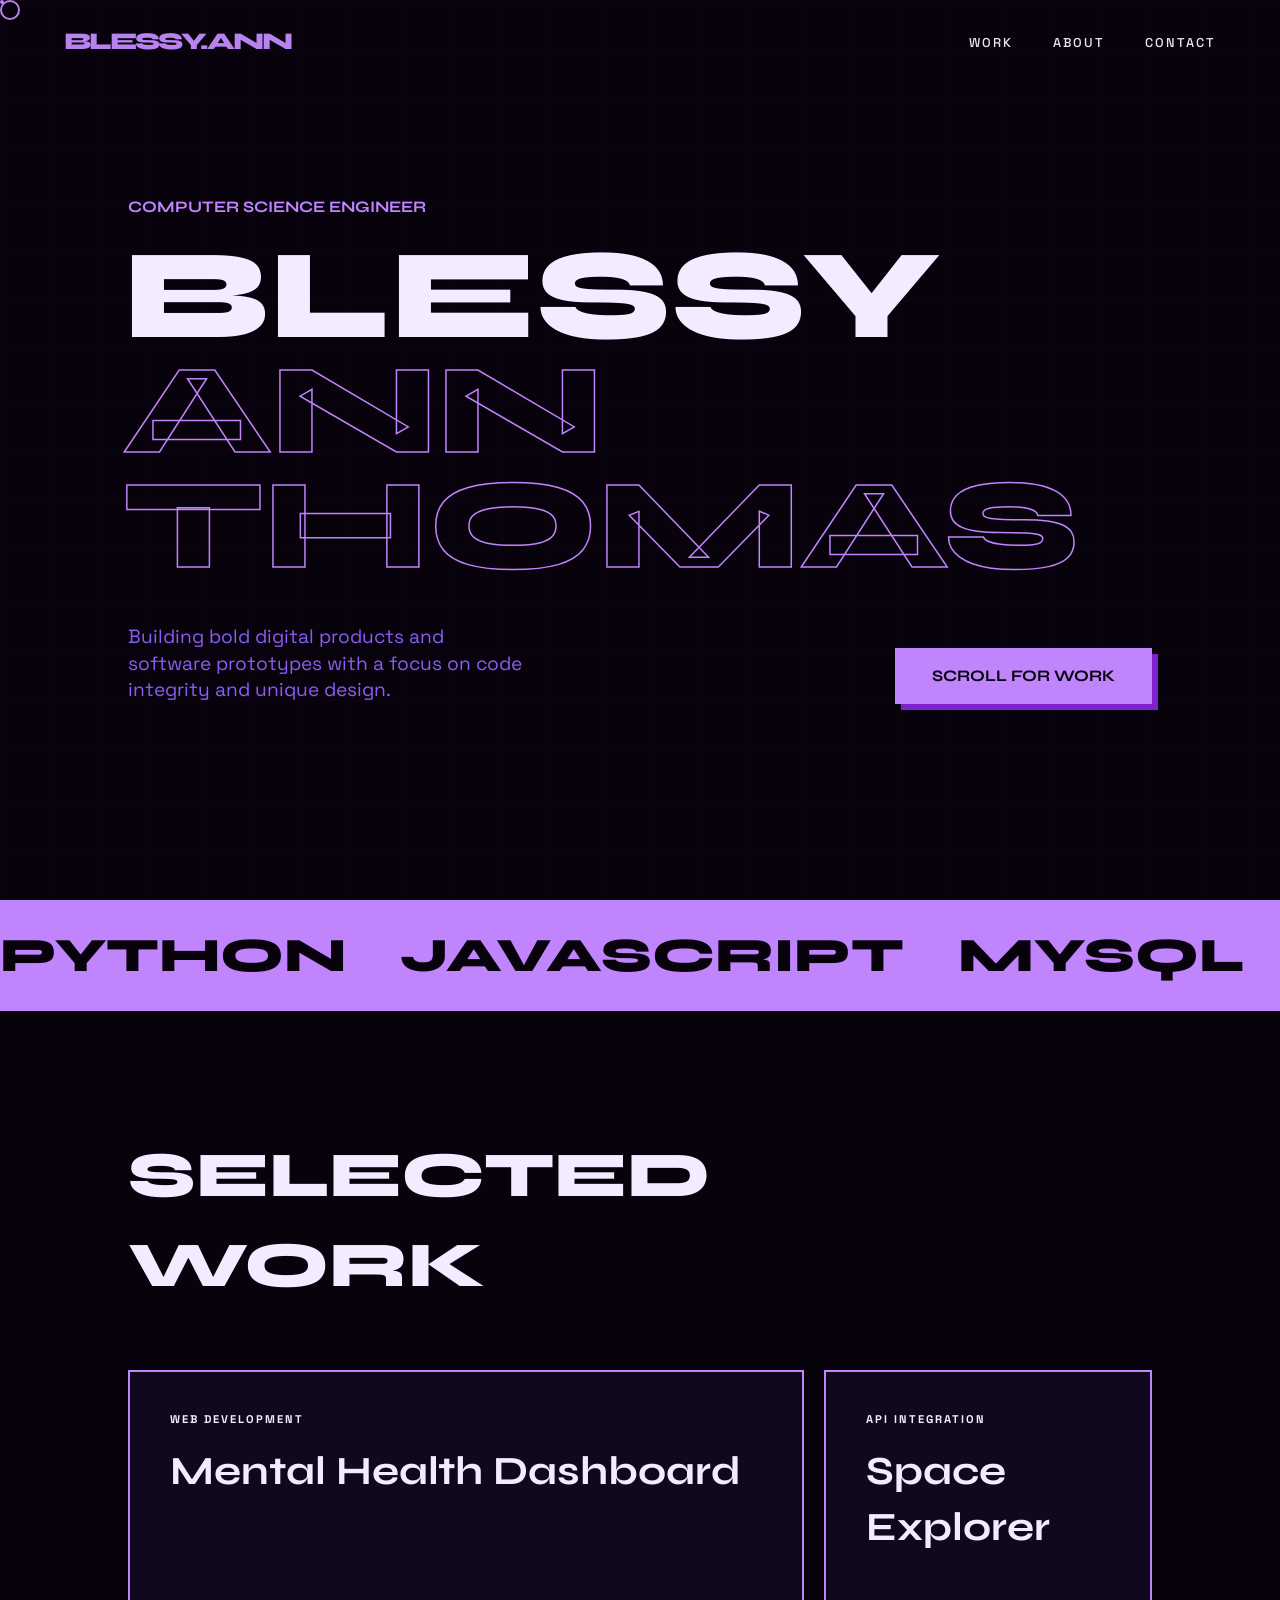
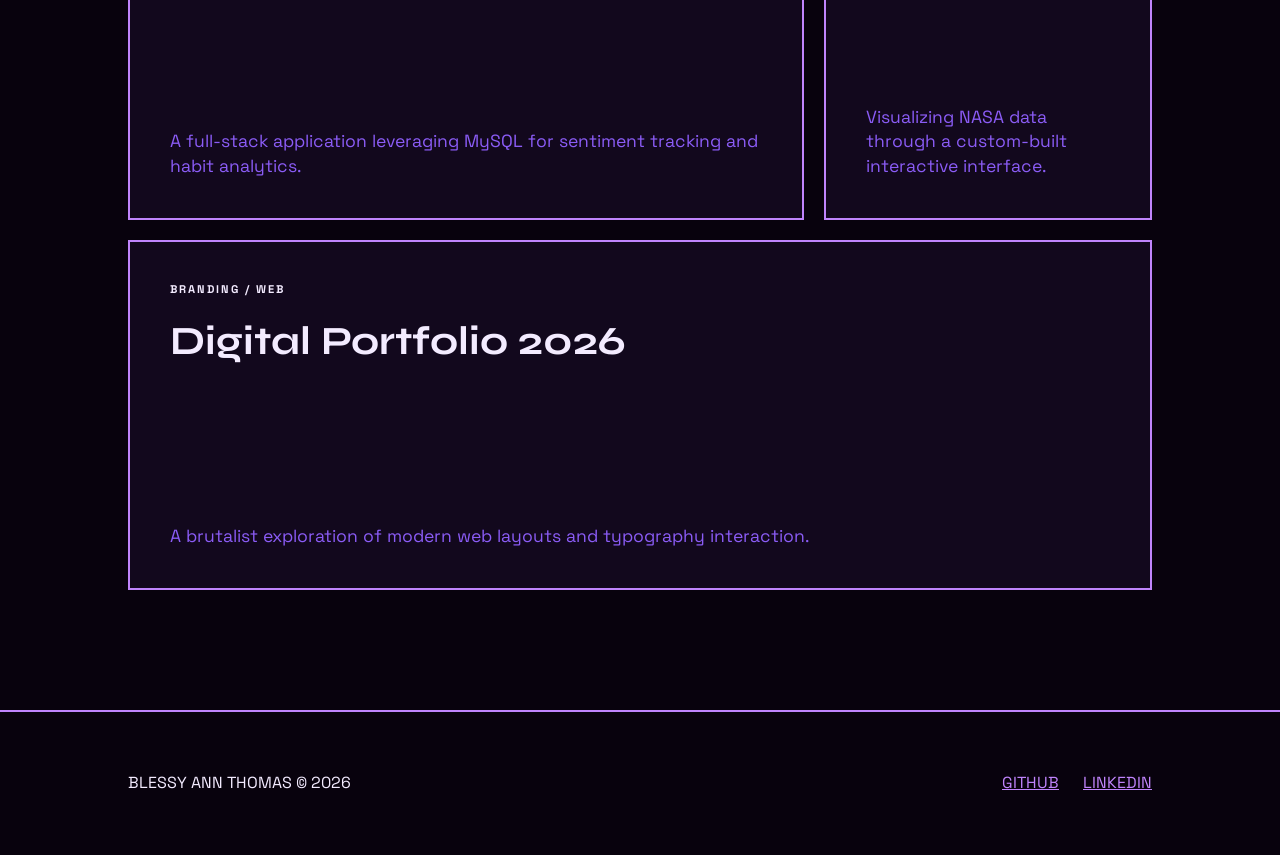
<file: index.html>
<!DOCTYPE html>
<html lang="en">
<head>
    <meta charset="UTF-8">
    <meta name="viewport" content="width=device-width, initial-scale=1.0">
    <title>Blessy Ann Thomas | Cyber-Brutalist Portfolio</title>
    
    <link href="https://fonts.googleapis.com/css2?family=Space+Grotesk:wght@300;400;500;700&family=Syne:wght@400;700;800&display=swap" rel="stylesheet">
    

    
    <style>
        :root {
            --bg: #08020d;
            --surface: #12081d;
            --accent: #c084fc;
            --accent-dark: #7e22ce;
            --text: #f3ebff;
            --text-muted: #8b5cf6;
            --border: 2px solid #c084fc;
            --brutalist-shadow: 6px 6px 0px #7e22ce;
        }

        * {
            margin: 0;
            padding: 0;
            box-sizing: border-box;
            cursor: none; /* Custom cursor */
        }

        html { scroll-behavior: smooth; }

        body {
            background-color: var(--bg);
            color: var(--text);
            font-family: 'Space Grotesk', sans-serif;
            overflow-x: hidden;
            line-height: 1.4;
        }

        /* CUSTOM CURSOR */
        #cursor {
            width: 20px;
            height: 20px;
            border: 2px solid var(--accent);
            border-radius: 50%;
            position: fixed;
            pointer-events: none;
            z-index: 9999;
            transition: transform 0.1s ease;
            mix-blend-mode: difference;
        }

        #cursor-dot {
            width: 4px;
            height: 4px;
            background: var(--accent);
            border-radius: 50%;
            position: fixed;
            pointer-events: none;
            z-index: 9999;
        }

        /* BACKGROUND ELEMENTS */
        .grid-bg {
            position: fixed;
            top: 0;
            left: 0;
            width: 100%;
            height: 100%;
            background-image: linear-gradient(var(--surface) 1px, transparent 1px), linear-gradient(90deg, var(--surface) 1px, transparent 1px);
            background-size: 50px 50px;
            z-index: -1;
            opacity: 0.3;
        }

        /* NAVIGATION */
        nav {
            position: fixed;
            width: 100%;
            padding: 25px 5%;
            display: flex;
            justify-content: space-between;
            align-items: center;
            z-index: 1000;
            mix-blend-mode: difference;
        }

        .logo {
            font-family: 'Syne', sans-serif;
            font-weight: 800;
            font-size: 1.5rem;
            color: var(--accent);
            text-decoration: none;
            letter-spacing: -2px;
        }

        .nav-links {
            display: flex;
            gap: 40px;
            list-style: none;
        }

        .nav-links a {
            text-decoration: none;
            color: var(--text);
            font-weight: 500;
            text-transform: uppercase;
            font-size: 0.8rem;
            letter-spacing: 2px;
            transition: color 0.3s;
            cursor: none;
        }

        .nav-links a:hover { color: var(--accent); }

        /* PAGE CONTENT WRAPPER */
        .page-content {
            display: none;
            animation: pageFadeIn 0.6s cubic-bezier(0.2, 1, 0.3, 1) forwards;
        }

        .page-content.active {
            display: block;
        }

        @keyframes pageFadeIn {
            from { opacity: 0; transform: translateY(20px); }
            to { opacity: 1; transform: translateY(0); }
        }

        /* HERO SECTION */
        .hero {
            height: 100vh;
            display: flex;
            flex-direction: column;
            justify-content: center;
            padding: 0 10%;
        }

        .hero-label {
            font-family: 'Syne', sans-serif;
            font-weight: 700;
            color: var(--accent);
            margin-bottom: 20px;
            display: block;
        }

        .hero h1 {
            font-family: 'Syne', sans-serif;
            font-size: clamp(3rem, 10vw, 8rem);
            line-height: 0.9;
            font-weight: 800;
            text-transform: uppercase;
            margin-left: -5px;
        }

        .hero h1 .outline {
            color: transparent;
            -webkit-text-stroke: 1.5px var(--accent);
        }

        .hero-footer {
            margin-top: 40px;
            display: flex;
            justify-content: space-between;
            align-items: flex-end;
            flex-wrap: wrap;
            gap: 20px;
        }

        .hero-desc {
            max-width: 400px;
            font-size: 1.2rem;
            color: var(--text-muted);
        }

        /* BRUTALIST BUTTONS */
        .brutal-btn {
            padding: 15px 35px;
            background: var(--accent);
            color: var(--bg);
            border: var(--border);
            font-family: 'Syne', sans-serif;
            font-weight: 700;
            text-transform: uppercase;
            text-decoration: none;
            box-shadow: var(--brutalist-shadow);
            transition: 0.2s;
            display: inline-block;
            cursor: none;
        }

        .brutal-btn:hover {
            transform: translate(-3px, -3px);
            box-shadow: 10px 10px 0px var(--accent-dark);
        }

        /* SECTIONS */
        section {
            padding: 120px 10%;
        }

        .section-title {
            font-family: 'Syne', sans-serif;
            font-size: 4rem;
            font-weight: 800;
            margin-bottom: 60px;
            text-transform: uppercase;
            position: relative;
        }

        /* PROJECTS GRID (ASYMMETRIC) */
        .projects-grid {
            display: grid;
            grid-template-columns: repeat(12, 1fr);
            gap: 20px;
        }

        .project-card {
            background: var(--surface);
            border: var(--border);
            padding: 40px;
            position: relative;
            transition: 0.3s;
            display: flex;
            flex-direction: column;
            justify-content: space-between;
        }

        .project-card:hover {
            background: var(--accent);
        }

        .project-card:hover * {
            color: var(--bg) !important;
        }

        .card-large { grid-column: span 8; height: 450px; }
        .card-small { grid-column: span 4; height: 450px; }
        .card-full { grid-column: span 12; height: 350px; }

        .project-card h3 {
            font-family: 'Syne', sans-serif;
            font-size: 2.5rem;
            font-weight: 700;
            margin-bottom: 10px;
        }

        .project-card p {
            font-size: 1.1rem;
            color: var(--text-muted);
        }

        .project-tag {
            font-weight: 700;
            text-transform: uppercase;
            font-size: 0.7rem;
            letter-spacing: 2px;
            margin-bottom: 15px;
            display: block;
        }

        /* ABOUT PAGE STYLES */
        .about-layout {
            display: grid;
            grid-template-columns: 1fr 1fr;
            gap: 50px;
            align-items: start;
        }

        .about-text-card {
            background: var(--surface);
            border: var(--border);
            padding: 50px;
            box-shadow: var(--brutalist-shadow);
        }

        .about-text-card p {
            font-size: 1.3rem;
            line-height: 1.6;
            color: var(--text);
            margin-bottom: 25px;
        }

        .about-highlight {
            font-family: 'Syne', sans-serif;
            font-weight: 700;
            color: var(--accent);
            text-transform: uppercase;
            font-size: 1.5rem;
            display: block;
            margin-top: 40px;
        }

        /* SKILLS MARQUEE */
        .marquee {
            border-top: var(--border);
            border-bottom: var(--border);
            padding: 20px 0;
            overflow: hidden;
            background: var(--accent);
            color: var(--bg);
            white-space: nowrap;
        }

        .marquee-content {
            display: inline-block;
            animation: scroll 20s linear infinite;
        }

        .marquee-content span {
            font-family: 'Syne', sans-serif;
            font-size: 3rem;
            font-weight: 800;
            text-transform: uppercase;
            margin-right: 50px;
        }

        @keyframes scroll {
            from { transform: translateX(0); }
            to { transform: translateX(-50%); }
        }

        /* CONTACT FORM */
        .contact-layout {
            display: grid;
            grid-template-columns: 1fr 1fr;
            gap: 100px;
        }

        .contact-form input, .contact-form textarea {
            width: 100%;
            background: transparent;
            border: none;
            border-bottom: 2px solid var(--accent);
            padding: 20px 0;
            color: var(--text);
            font-size: 1.2rem;
            outline: none;
            margin-bottom: 30px;
        }

        /* FOOTER */
        footer {
            padding: 60px 10%;
            border-top: var(--border);
            display: flex;
            justify-content: space-between;
            align-items: center;
        }

        /* RESPONSIVE */
        @media (max-width: 900px) {
            .card-large, .card-small, .card-full { grid-column: span 12; height: auto; }
            .about-layout, .contact-layout { grid-template-columns: 1fr; }
            .section-title { font-size: 2.5rem; }
            nav .nav-links { display: none; }
        }

        /* REVEAL ANIMATION */
        .reveal {
            opacity: 0;
            transform: translateY(50px);
            transition: 0.8s cubic-bezier(0.2, 1, 0.3, 1);
        }

        .reveal.active {
            opacity: 1;
            transform: translateY(0);
        }
    </style>
</head>
<body>

    <div id="cursor"></div>
    <div id="cursor-dot"></div>
    <div class="grid-bg"></div>

    <nav>
        <a href="javascript:void(0)" onclick="navigateTo('home')" class="logo">BLESSY.ANN</a>
        <ul class="nav-links">
            <li><a href="javascript:void(0)" onclick="navigateTo('home')">Work</a></li>
            <li><a href="javascript:void(0)" onclick="navigateTo('about')">About</a></li>
            <li><a href="javascript:void(0)" onclick="navigateTo('contact')">Contact</a></li>
        </ul>
    </nav>

    <!-- HOME PAGE -->
    <div id="home-page" class="page-content active">
        <section class="hero">
            <span class="hero-label reveal">COMPUTER SCIENCE ENGINEER</span>
            <h1 class="reveal">
                Blessy<br>
                <span class="outline">Ann Thomas</span>
            </h1>
            <div class="hero-footer reveal">
                <p class="hero-desc">Building bold digital products and software prototypes with a focus on code integrity and unique design.</p>
                <a href="#work-anchor" class="brutal-btn">Scroll for Work</a>
            </div>
        </section>

        <div class="marquee">
            <div class="marquee-content">
                <span>Python</span> <span>JavaScript</span> <span>MySQL</span> <span>React</span> 
                <span>UI Design</span> <span>Java</span> <span>Python</span> <span>JavaScript</span> 
                <span>MySQL</span> <span>React</span> <span>UI Design</span> <span>Java</span>
            </div>
        </div>

        <section id="work-anchor">
            <h2 class="section-title reveal">Selected<br>Work</h2>
            <div class="projects-grid">
                <div class="project-card card-large reveal">
                    <div>
                        <span class="project-tag">Web Development</span>
                        <h3>Mental Health Dashboard</h3>
                    </div>
                    <p>A full-stack application leveraging MySQL for sentiment tracking and habit analytics.</p>
                </div>
                
                <div class="project-card card-small reveal">
                    <div>
                        <span class="project-tag">API Integration</span>
                        <h3>Space Explorer</h3>
                    </div>
                    <p>Visualizing NASA data through a custom-built interactive interface.</p>
                </div>

                <div class="project-card card-full reveal">
                    <div>
                        <span class="project-tag">Branding / Web</span>
                        <h3>Digital Portfolio 2026</h3>
                    </div>
                    <p>A brutalist exploration of modern web layouts and typography interaction.</p>
                </div>
            </div>
        </section>
    </div>

    <!-- ABOUT PAGE -->
    <div id="about-page" class="page-content">
        <section>
            <h2 class="section-title">About<br>Me</h2>
            <div class="about-layout">
                <div class="about-text-card">
                    <p>
                        I am a Computer Science and Design student passionate about creating technology that blends logic, creativity, and usability. I enjoy working on projects that involve both coding and design, allowing me to build applications that are not only functional but also intuitive for users.
                    </p>
                    <p>
                        My interests include web development, software design, and exploring new technologies that help turn ideas into practical solutions. Through continuous learning and hands-on projects, I aim to grow as a developer who can create impactful and well-designed digital experiences.
                    </p>
                    <span class="about-highlight">Logic x Creativity</span>
                </div>
                <div class="project-card" style="height: auto;">
                    <span class="project-tag">Focus Areas</span>
                    <ul style="list-style: none; margin-top: 20px;">
                        <li style="margin-bottom: 15px; font-size: 1.2rem;">→ Web Development</li>
                        <li style="margin-bottom: 15px; font-size: 1.2rem;">→ Software Architecture</li>
                        <li style="margin-bottom: 15px; font-size: 1.2rem;">→ User Experience Design</li>
                        <li style="margin-bottom: 15px; font-size: 1.2rem;">→ Innovative Prototyping</li>
                    </ul>
                </div>
            </div>
        </section>
    </div>

    <!-- CONTACT PAGE (Shared or Separate) -->
    <div id="contact-page" class="page-content">
        <section id="contact">
            <div class="contact-layout">
                <div>
                    <h2 class="section-title" style="margin-bottom: 20px;">Let's<br>Talk</h2>
                    <p style="font-size: 1.5rem; color: var(--accent);">blessyann9@gmail.com</p>
                </div>
                <form class="contact-form">
                    <input type="text" placeholder="NAME*">
                    <input type="email" placeholder="EMAIL*">
                    <textarea rows="4" placeholder="MESSAGE*"></textarea>
                    <button type="submit" class="brutal-btn">Send Signal</button>
                </form>
            </div>
        </section>
    </div>

    <footer>
        <p>BLESSY ANN THOMAS © 2026</p>
        <div>
            <a href="#" style="color: var(--accent); margin-left: 20px; cursor: none;">GITHUB</a>
            <a href="#" style="color: var(--accent); margin-left: 20px; cursor: none;">LINKEDIN</a>
        </div>
    </footer>

    <script>
        // PAGE NAVIGATION LOGIC
        function navigateTo(pageId) {
            // Hide all pages
            document.querySelectorAll('.page-content').forEach(page => {
                page.classList.remove('active');
            });
            
            // Show target page
            const targetPage = document.getElementById(pageId + '-page');
            if (targetPage) {
                targetPage.classList.add('active');
                window.scrollTo(0, 0);
                
                // Re-trigger reveal animations for the new page
                setTimeout(reveal, 100);
            }
        }

        // Custom Cursor Logic
        const cursor = document.getElementById('cursor');
        const dot = document.getElementById('cursor-dot');
        
        document.addEventListener('mousemove', (e) => {
            cursor.style.transform = `translate(${e.clientX - 10}px, ${e.clientY - 10}px)`;
            dot.style.transform = `translate(${e.clientX - 2}px, ${e.clientY - 2}px)`;
        });

        // Hover state for cursor
        function updateCursorHandlers() {
            document.querySelectorAll('a, button, .project-card').forEach(item => {
                item.addEventListener('mouseenter', () => cursor.style.transform += ' scale(2)');
                item.addEventListener('mouseleave', () => cursor.style.transform = cursor.style.transform.replace(' scale(2)', ''));
            });
        }
        updateCursorHandlers();

        // Reveal Logic
        function reveal() {
            var reveals = document.querySelectorAll(".reveal");
            for (var i = 0; i < reveals.length; i++) {
                var windowHeight = window.innerHeight;
                var elementTop = reveals[i].getBoundingClientRect().top;
                var elementVisible = 100;
                if (elementTop < windowHeight - elementVisible) {
                    reveals[i].classList.add("active");
                }
            }
        }

        window.addEventListener("scroll", reveal);
        // Initial call
        reveal();
    </script>
</body>
</html>
</file>
